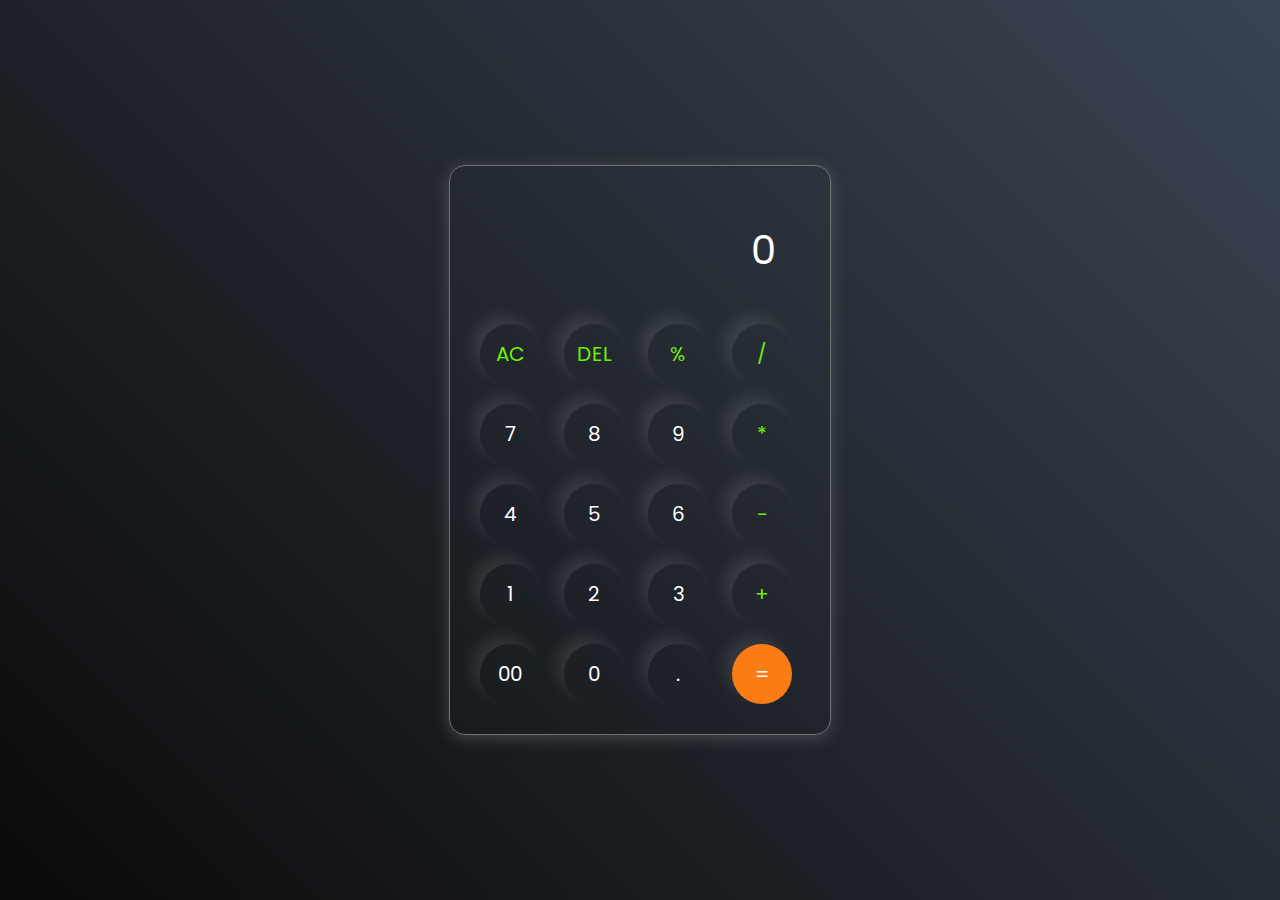
<file: index.html>
<!DOCTYPE html>
<html lang="en">
<head>
    <meta charset="UTF-8">
    <meta http-equiv="X-UA-Compatible" content="IE=edge">
    <meta name="viewport" content="width=device-width, initial-scale=1.0">
    <link rel="stylesheet" href="style.css">
    <title>Calculator</title>
</head>
<body>
<div class ="calculator">
<input type="text" placeholder="0" id="inputBox">
<div>
    <button class="operator">AC</button>
    <button class="operator">DEL</button>
    <button class="operator">%</button>
    <button class="operator">/</button>
</div>
<div>
    <button>7</button>
    <button>8</button>
    <button>9</button>
    <button class="operator">*</button>
</div>
<div>
    <button>4</button>
    <button>5</button>
    <button>6</button>
    <button class="operator">-</button>
</div>
<div>
    <button>1</button>
    <button>2</button>
    <button>3</button>
    <button class="operator">+</button>
</div>
<div>
    <button>00</button>
    <button>0</button>
    <button>.</button>
    <button class="equalBtn">=</button>
</div>
</div>
    <script src="script.js"></script>
</body>
</html>
</file>
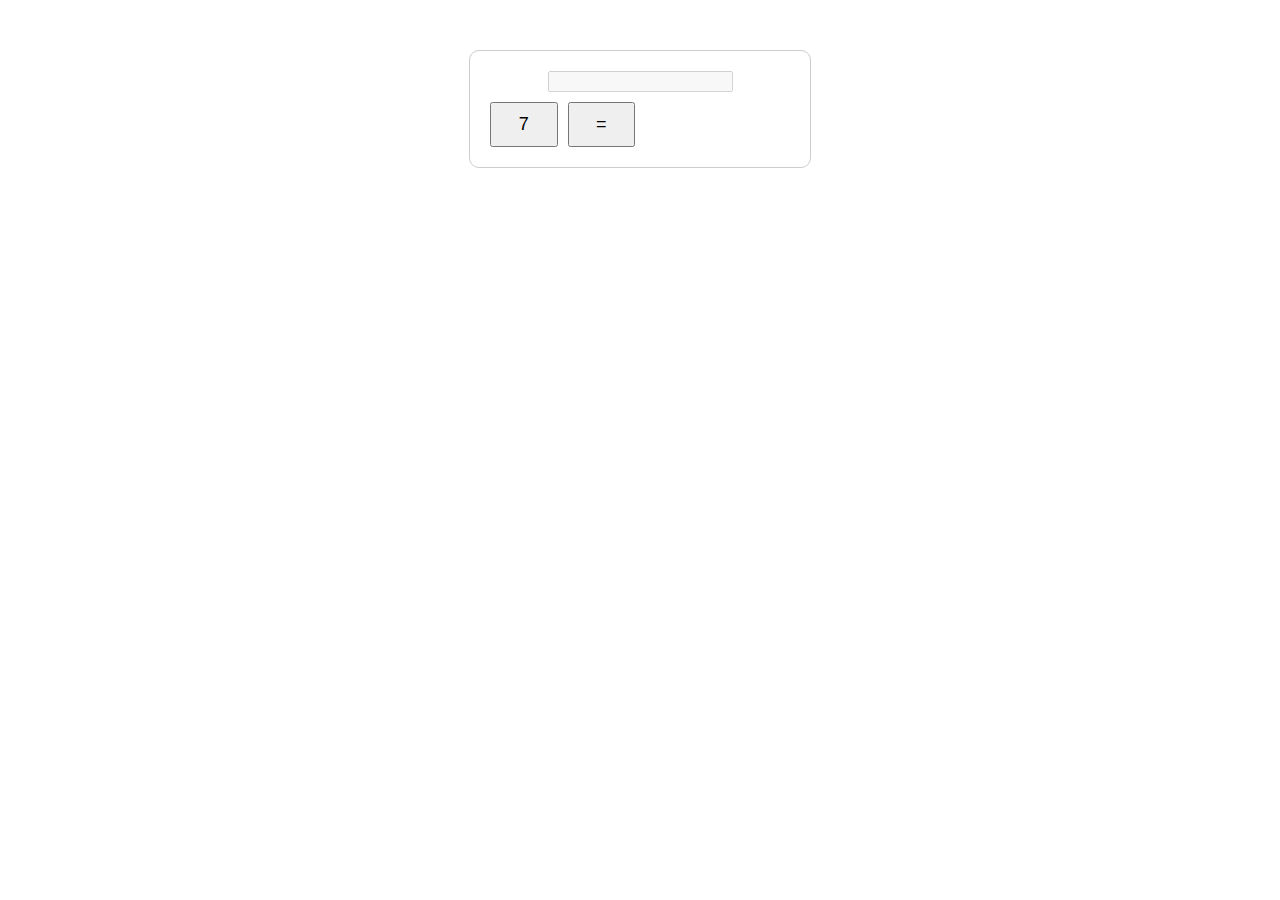
<file: public/index.html>
<!DOCTYPE html>
<html lang="en">
<head>
    <meta charset="UTF-8">
    <meta name="viewport" content="width=device-width, initial-scale=1.0">
    <link rel="stylesheet" href="styles.css">
    <title>Basic Calculator</title>
</head>
<body>
    <div class="calculator">
        <input id="display" type="text" disabled>
        <div class="buttons">
            <button class="btn" onclick="appendNumber('7')">7</button>
            <!-- Create buttons for other numbers and operations -->
            <button class="btn" onclick="calculate()">=</button>
        </div>
    </div>
    <script src="script.js"></script>
</body>
</html>
</file>
<file: style.css>
@import url('https://fonts.googleapis.com/css2?family=Poppins:ital@1&display=swap');


*{
    margin: 0;
    padding: 0;
    box-sizing: border-box;
    font-family: 'Poppins', sans-serif;
}

body{
    width: 100%;
    height: 100vh;
    display: flex;
    justify-content: center;
    align-items: center;
    background: linear-gradient(45deg,#0a0a0a,#3a4452);

}
.calculator{
    border: 1px solid #717371;
    padding: 20px;
    border-radius: 16px ;
    background: transparent;
    box-shadow: 0PX 3PX 15PX rgba(113,115,119,0.5);
}

input{
    width: 320px;
    border: none;
    padding: 24px;
    margin: 10px;
    background: transparent;
    box-shadow: 0px 3px 15px rgbs(84,84,84,0.1);
    font-size: 40px;
    text-align: right;
    cursor: pointer;
    color: #ffffff;

}

inpuT::placeholder{
    color: #ffffff ;

}

button{
    border:none;
    width: 60px;
    height: 60px;
    margin: 10px;
    border-radius: 50%;
    background: transparent;
    color: #ffffff;
    font-size: 20px;
     box-shadow: -8px -8px 15px rgba(255, 255, 255, 0.1);
     cursor: pointer;

}

.equalBtn{
    background-color: #fb7c14;
}

.operator{
    color: #6dee0a;
}
</file>
<file: public/styles.css>
.calculator {
    width: 300px;
    margin: 50px auto;
    padding: 20px;
    border: 1px solid #ccc;
    border-radius: 10px;
    text-align: center;
}

.buttons {
    display: grid;
    grid-template-columns: repeat(4, 1fr);
    grid-gap: 10px;
    margin-top: 10px;
}

.btn {
    padding: 10px;
    font-size: 18px;
}
</file>
